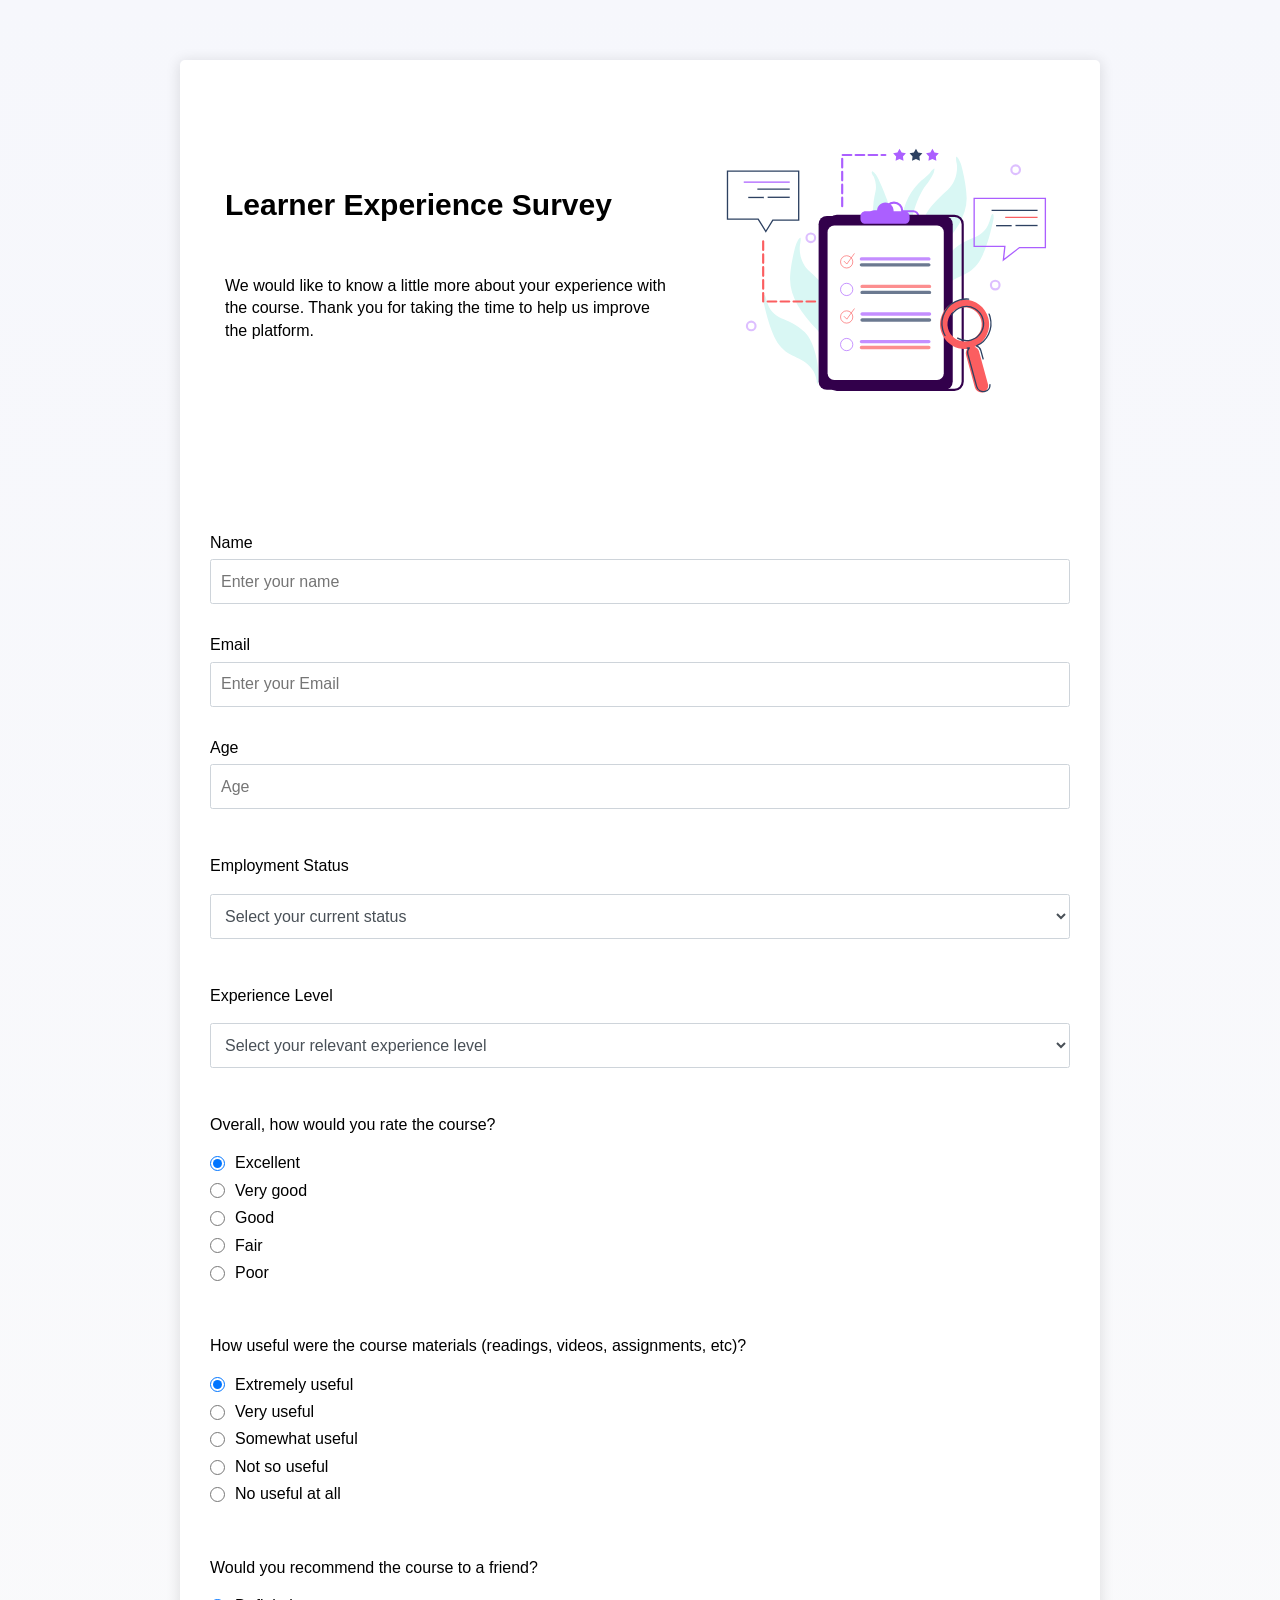
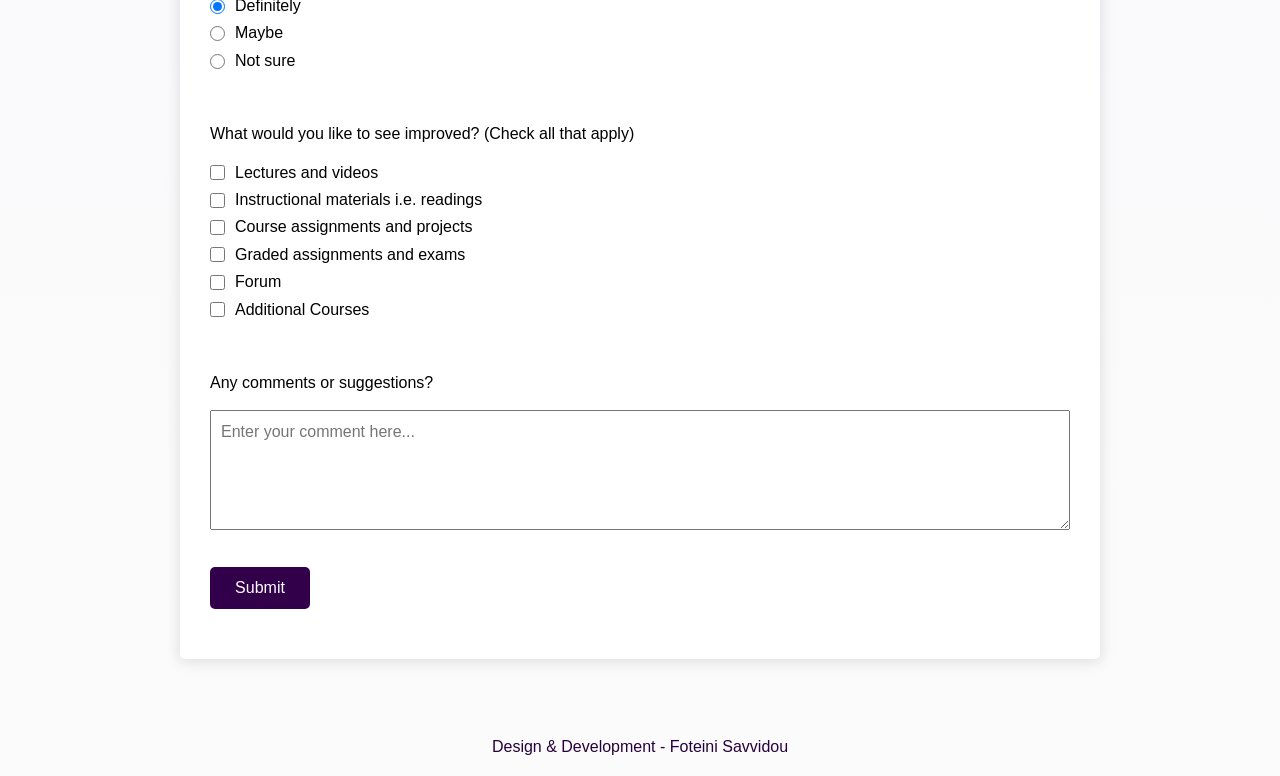
<file: survey.html>
<!DOCTYPE html>
<html lang="en">
  
<head>
  <link rel="stylesheet" type="text/css" href="style2.css">
  <meta name="viewport" content="width=device-width, initial-scale=1">
  <meta name="description" content="Survey form ui created for the FreeCodeCamp's Responsive Web Design Certification.">
  <title>Survey Form</title>
</head>

<body>
<div class="container">
  <div class="header">
    <div class="column-header">
      <h1 id="title">Learner Experience Survey</h1>
        <p id="description">We would like to know a little more about your experience with the course. Thank you for taking the time to help us improve the platform.</p>
      </div>

      <div class="column-image">
        <div id="image-div">
          <img src="survey_icon.svg" width="400" height="400" alt="Survey form icon">
        </div>
    </div>
  </div>
  
  <form id="survey-form" method="post" action="survey_add.php">
    <div class="form-group">
      <label id="name-label" for="name">Name</label>
      <input
        type="text"
        name="name"
        id="name"
        class="form-control"
        placeholder="Enter your name"
        required
      />
    </div>
    
    <div class="form-group">
      <label id="email-label" for="email">Email</label>
      <input
        type="email"
        name="email"
        id="email"
        class="form-control"
        placeholder="Enter your Email"
        required
      />
    </div>
    
    <div class="form-group">
      <label id="number-label" for="number">Age</label>
      <input
        type="number"
        name="age"
        id="number"
        min="10"
        max="99"
        class="form-control"
        placeholder="Age"
      />
    </div>
    
    <div class="form-group">
      <p>Employment Status</p>
      <select id="dropdown" name="role" class="form-control" required>
        <option disabled selected value>Select your current status</option>
        <option value="student">Student</option>
        <option value="job-full">Employed Full Time</option>
        <option value="job-part">Employed Part Time</option>
        <option value="self-employed">Self-employed</option>
        <option value="unemployed">Unemployed</option>
        <option value="retired">Retired</option>
        <option value="preferNo">Prefer not to say</option>
        <option value="other">Other</option>
      </select>
    </div>
    
        <div class="form-group">
      <p>Experience Level</p>
      <select id="experience-dropdown" name="experience" class="form-control" required>
        <option disabled selected value>Select your relevant experience level</option>
        <option value="junior">Junior (0-2 years experience)</option>
        <option value="mid">Mid-level (2+ years experience)</option>
        <option value="senior">Senior</option>
        <option value="executive">Executive</option>
        <option value="other">Other</option>
      </select>
    </div>

    <div class="form-group">
      <p>Overall, how would you rate the course?</p>
      <label>
        <input
          name="user-rate"
          value="excellent"
          type="radio"
          class="input-radio"
          checked
        />Excellent</label>
      <label>
        <input
          name="user-rate"
          value="very-good"
          type="radio"
          class="input-radio"
        />Very good</label>

      <label>
        <input
          name="user-rate"
          value="good"
          type="radio"
          class="input-radio"
        />Good</label>
      
      <label>
        <input
          name="user-rate"
          value="fair"
          type="radio"
          class="input-radio"
        />Fair</label>
      
      <label>
        <input
          name="user-rate"
          value="poor"
          type="radio"
          class="input-radio"
        />Poor</label>
    </div>
    
     <div class="form-group">
      <p>How useful were the course materials (readings, videos, assignments, etc)?</p>
      <label>
        <input
          name="materials-rate"
          value="extremely"
          type="radio"
          class="input-radio"
          checked
        />Extremely useful</label>
      <label>
        <input
          name="materials-rate"
          value="very"
          type="radio"
          class="input-radio"
        />Very useful</label>

      <label>
        <input
          name="materials-rate"
          value="somewhat"
          type="radio"
          class="input-radio"
        />Somewhat useful</label>
      
      <label>
        <input
          name="materials-rate"
          value="not-so"
          type="radio"
          class="input-radio"
        />Not so useful</label>
      
      <label>
        <input
          name="materials-rate"
          value="no"
          type="radio"
          class="input-radio"
        />No useful at all</label>
    </div>
    
    <div class="form-group">
      <p>Would you recommend the course to a friend?</p>
      <label>
        <input
          name="user-recommend"
          value="definitely"
          type="radio"
          class="input-radio"
          checked
        />Definitely</label>
      <label>
        <input
          name="user-recommend"
          value="maybe"
          type="radio"
          class="input-radio"
        />Maybe</label>

      <label>
        <input
          name="user-recommend"
          value="not-sure"
          type="radio"
          class="input-radio"
        />Not sure</label>
    </div>

    <div class="form-group">
      <p>
        What would you like to see improved? (Check all that apply)
      </p>

      <label>
        <input
          name="prefer"
          value="lectures"
          type="checkbox"
          class="input-checkbox"
        />Lectures and videos</label>
      
      <label>
        <input
          name="prefer"
          value="material"
          type="checkbox"
          class="input-checkbox"
        />Instructional materials i.e. readings</label>
      
      <label>
        <input
          name="prefer"
          value="assignments"
          type="checkbox"
          class="input-checkbox"
        />Course assignments and projects</label>
      
      <label>
        <input
          name="prefer"
          value="exams"
          type="checkbox"
          class="input-checkbox"
        />Graded assignments and exams</label>
     
      <label>
        <input
          name="prefer"
          value="forum"
          type="checkbox"
          class="input-checkbox"
        />Forum</label>
      
      <label>
        <input
          name="prefer"
          value="additional-courses"
          type="checkbox"
          class="input-checkbox"
        />Additional Courses</label>
    </div>

    <div class="form-group">
      <p>Any comments or suggestions?</p>
      <textarea
        id="comments"
        class="input-textarea"
        name="comment"
        placeholder="Enter your comment here..."></textarea>
    </div>

    <div class="form-group">
      <button type="submit" id="submit" class="submit-button">
        Submit
      </button>
    </div>
  </form>
</div>

 <section class="footer">
    <p> Design & Development - Foteini Savvidou </p>
  </section>

</body>

</html>
</file>
<file: style2.css>
:root {
  font-size: 10px;
}

*,
*::before,
*::after {
  box-sizing: border-box;
}

body {
  font-family: "Segoe UI", "Roboto", "Helvetica Neue", Arial, sans-serif;
  font-size: 1.6rem;
  line-height: 1.4;
  color: black;
  margin: 0;
  background: linear-gradient(0deg, rgba(251,251,251,1) 0%, rgba(246,247,252,1) 100%);
}

h1 {
  font-size: 3rem;
  line-height: 2;
  margin-bottom: 4rem;
}

img {
  max-width: 100%;
  height: auto;
  display: block;
}

label {
  display: flex;
  align-items: center;
  margin-bottom: 0.5rem;
}

input,
button,
select,
textarea {
  margin: 0;
  font-family: inherit;
  font-size: inherit;
  line-height: inherit;
}

button {
  border: none;
}

.container {
  width: 100%;
  margin: 6rem auto 6rem auto;
  box-shadow: 0 0.2rem 1.3rem 0.2rem rgba(0, 0, 0, 0.1);
  border-radius: 0.5rem;
  background-color: #fff;
}

@media (min-width: 576px) {
  .container {
    max-width: 540px;
  }
}

@media (min-width: 976px) {
  .container {
    max-width: 920px;
  }
}

.header {
  padding: 4.5rem;
  margin-bottom: 2rem;
}

/*Header*/
.column-header {
  float: left;
  width: 54%;
  padding-top: 5rem;
  margin-right: 6%;
}

.column-image {
  float: left;
  width: 40%;
}

.header:after {
  content: "";
  display: table;
  clear: both;
}

@media screen and (max-width: 1000px) {
  .column-header,
  .column-image {
    width: 100%;
    margin: 0;
  }
  #image-div img {
    margin: auto;
  }
}

/*Form*/

form {
  padding: 2.5rem;
  border-radius: 0.5rem;
}

.form-group {
  margin: 0 auto 2rem auto;
  padding: 0.5rem;
}

.form-control {
  display: block;
  width: 100%;
  height: 4.5rem;
  padding: 1rem;
  color: #495057;
  background-color: #fff;
  border: 1px solid #ced4da;
  border-radius: 0.25rem;
  transition: border-color 0.15s ease-in-out, box-shadow 0.15s ease-in-out;
}

.form-control:focus {
  border-color: #a6d8e2;
  outline: 0;
  box-shadow: 0 0 1rem 0.2rem rgba(205, 240, 247, 0.25);
}

.input-radio,
.input-checkbox {
  display: inline-block;
  margin-right: 1rem;
  min-height: 1.5rem;
  min-width: 1.5rem;
}

.input-textarea {
  min-height: 120px;
  width: 100%;
  padding: 1rem;
  resize: vertical;
}

.submit-button {
  display: inline-block;
  width: 10rem;
  padding: 1rem;
  background: #32004a;
  color: #fff;
  border-radius: 0.5rem;
  cursor: pointer;
}

.submit-button:hover {
  animation-name: background-color;
  animation-duration: 500ms;
  animation-fill-mode: forwards;
  animation-timing-function: ease-out;
}

@keyframes background-color {
    100% {
      background-color: #6f4c81;
    }
}

.footer {
  color: #28003b;
  padding: 0.1rem;
  text-align: center;
}
</file>
